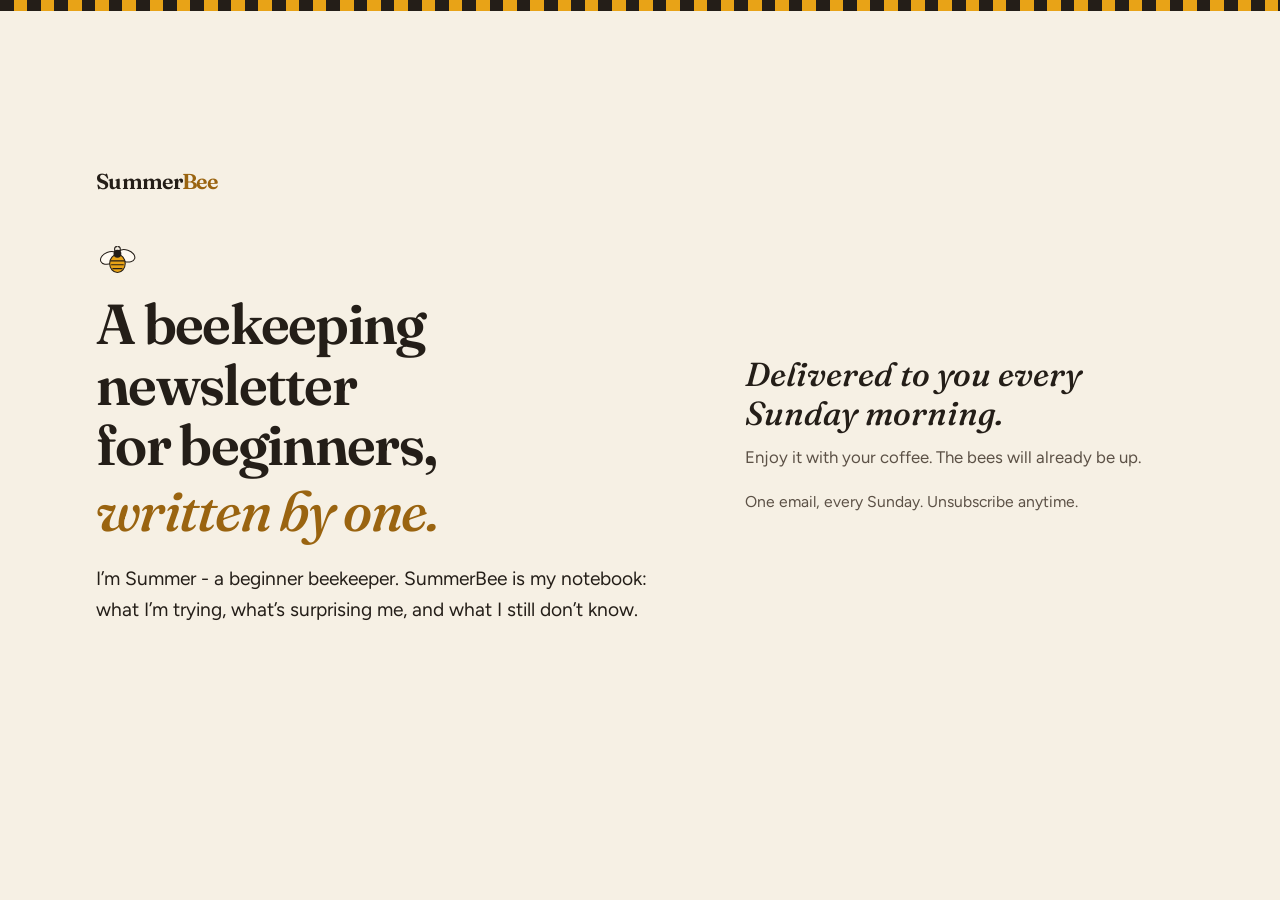
<file: index.html>
<!DOCTYPE html>
<html lang="en">
  <head>
    <meta charset="utf-8" />
    <meta name="viewport" content="width=device-width, initial-scale=1" />
    <title>SummerBee: A beekeeping newsletter for beginners, written by one.</title>
    <meta
      name="description"
      content="SummerBee: A Sunday newsletter from a beginner beekeeper. What I’m trying, what’s surprising me, and what I still don’t know."
    />
    <meta property="og:title" content="SummerBee: A beekeeping newsletter for beginners, written by one." />
    <meta
      property="og:description"
      content="SummerBee: A Sunday newsletter from a beginner beekeeper. What I’m trying, what’s surprising me, and what I still don’t know."
    />
    <meta property="og:type" content="website" />
    <meta property="og:image" content="og.png" />
    <meta property="og:image:width" content="1024" />
    <meta property="og:image:height" content="614" />
    <meta name="twitter:card" content="summary_large_image" />
    <meta name="twitter:title" content="SummerBee: A beekeeping newsletter for beginners, written by one." />
    <meta
      name="twitter:description"
      content="SummerBee: A Sunday newsletter from a beginner beekeeper. What I’m trying, what’s surprising me, and what I still don’t know."
    />
    <meta name="twitter:image" content="og.png" />
    <meta name="theme-color" content="#F6F0E4" />
    <link rel="icon" href="favicon.svg" type="image/svg+xml" />
    <link rel="preconnect" href="https://fonts.googleapis.com" />
    <link rel="preconnect" href="https://fonts.gstatic.com" crossorigin />
    <link
      href="https://fonts.googleapis.com/css2?family=Figtree:ital,wght@0,400;0,500;0,600;1,400&family=Fraunces:ital,opsz,wght@0,9..144,500;0,9..144,620;1,9..144,500&display=swap"
      rel="stylesheet"
    />
    <link rel="stylesheet" href="styles.css?v=7" />
  </head>
  <body>
    <div class="bee-band" aria-hidden="true"></div>

    <div class="screen">
    <header class="site-header">
      <a class="mark" href="#top">Summer<span>Bee</span></a>
    </header>

    <main id="top">
      <section class="hero">
        <div class="hero-copy">
          <p class="kicker">
            <svg class="bee" viewBox="0 0 64 52" aria-hidden="true">
              <ellipse class="wing wing-left" cx="22" cy="18" rx="14" ry="9" />
              <ellipse class="wing wing-right" cx="44" cy="16" rx="14" ry="9" />
              <ellipse class="body" cx="33" cy="30" rx="12" ry="14" />
              <path class="stripes" d="M23 26h20M24 32h18M26 38h14" />
              <circle class="head" cx="33" cy="15" r="6" />
              <path class="antenna" d="M29 11c-1-5 0-7 3-7M37 11c1-5 0-7-3-7" />
            </svg>
          </p>
          <h1>
            A beekeeping newsletter for beginners,
            <span>written by one.</span>
          </h1>
          <p class="lede">
            I’m Summer - a beginner beekeeper. SummerBee is my notebook:
            what I’m trying, what’s surprising me, and what I still don’t know.
          </p>
        </div>

        <aside class="hero-signup">
          <p class="sunday">Delivered to you every Sunday morning.</p>
          <p class="sunday-note">
            Enjoy it with your coffee. The bees will already be up.
          </p>
          <div class="signup">
            <script
              async
              src="https://subscribe-forms.beehiiv.com/v3/loader.js"
              data-beehiiv-form="5255af51-3033-4a86-acd0-6dc48c10647e"
            ></script>
          </div>
          <p class="reassurance">One email, every Sunday. Unsubscribe anytime.</p>
        </aside>
      </section>
    </main>
    </div>
  </body>
</html>
</file>
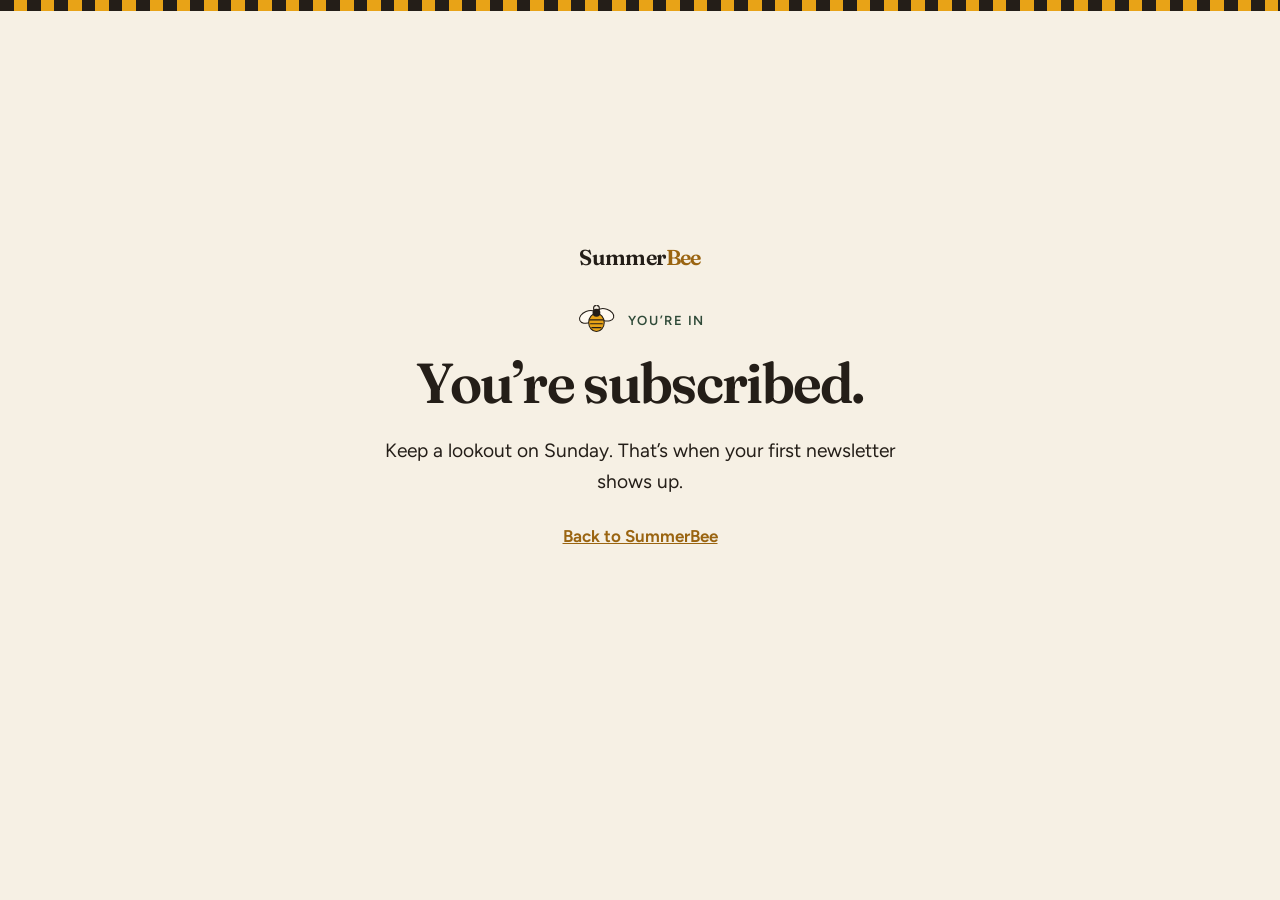
<file: subscribed/index.html>
<!DOCTYPE html>
<html lang="en">
  <head>
    <meta charset="utf-8" />
    <meta name="viewport" content="width=device-width, initial-scale=1" />
    <title>SummerBee: You’re subscribed.</title>
    <meta
      name="description"
      content="You’re subscribed. Keep a lookout on Sunday for your first SummerBee newsletter."
    />
    <meta name="robots" content="noindex" />
    <meta name="theme-color" content="#F6F0E4" />
    <link rel="icon" href="/favicon.svg" type="image/svg+xml" />
    <link rel="preconnect" href="https://fonts.googleapis.com" />
    <link rel="preconnect" href="https://fonts.gstatic.com" crossorigin />
    <link
      href="https://fonts.googleapis.com/css2?family=Figtree:ital,wght@0,400;0,500;0,600;1,400&family=Fraunces:ital,opsz,wght@0,9..144,500;0,9..144,620;1,9..144,500&display=swap"
      rel="stylesheet"
    />
    <link rel="stylesheet" href="/styles.css?v=7" />
  </head>
  <body class="page-subscribed">
    <div class="bee-band" aria-hidden="true"></div>

    <div class="screen">
      <header class="site-header">
        <a class="mark" href="/">Summer<span>Bee</span></a>
      </header>

      <main>
        <section class="subscribed">
          <p class="kicker">
            <svg class="bee" viewBox="0 0 64 52" aria-hidden="true">
              <ellipse class="wing wing-left" cx="22" cy="18" rx="14" ry="9" />
              <ellipse class="wing wing-right" cx="44" cy="16" rx="14" ry="9" />
              <ellipse class="body" cx="33" cy="30" rx="12" ry="14" />
              <path class="stripes" d="M23 26h20M24 32h18M26 38h14" />
              <circle class="head" cx="33" cy="15" r="6" />
              <path class="antenna" d="M29 11c-1-5 0-7 3-7M37 11c1-5 0-7-3-7" />
            </svg>
            You’re in
          </p>
          <h1>You’re subscribed.</h1>
          <p class="lede">
            Keep a lookout on Sunday. That’s when your first newsletter shows
            up.
          </p>
          <p class="subscribed-back">
            <a href="/">Back to SummerBee</a>
          </p>
        </section>
      </main>
    </div>
  </body>
</html>
</file>
<file: styles.css>
:root {
  --paper: #f6f0e4;
  --paper-raised: #fffaf1;
  --ink: #241e18;
  --ink-soft: #5c5146;
  --honey: #e8a317;
  --honey-deep: #9a6410;
  --sage: #2f4a38;
  --line: #e3d4bc;
  --shadow: #e7d3a4;
  --serif: "Fraunces", "Iowan Old Style", Palatino, Georgia, serif;
  --sans: "Figtree", "Avenir Next", "Segoe UI", sans-serif;
  --page: 68rem;
}

* {
  box-sizing: border-box;
}

html {
  height: 100%;
  scroll-behavior: smooth;
}

body {
  margin: 0;
  min-height: 100vh;
  min-height: 100dvh;
  display: flex;
  flex-direction: column;
  color: var(--ink);
  background: #f6f0e4;
  font-family: var(--sans);
  font-size: 1.0625rem;
  line-height: 1.6;
}

.bee-band {
  height: 0.7rem;
  background: repeating-linear-gradient(
    90deg,
    var(--ink) 0 0.85rem,
    var(--honey) 0.85rem 1.7rem
  );
}

.screen {
  flex: 1;
  display: flex;
  flex-direction: column;
  justify-content: center;
  justify-content: safe center;
  width: min(var(--page), calc(100% - 2.5rem));
  margin-inline: auto;
  padding-block: 1.5rem;
  transform: translateY(-40px);
}

.site-header {
  display: flex;
  align-items: center;
  justify-content: space-between;
  padding: 0 0 0.25rem;
}

.mark {
  margin: 0;
  color: var(--ink);
  font-family: var(--serif);
  font-size: 1.35rem;
  font-weight: 620;
  letter-spacing: -0.03em;
  text-decoration: none;
}

.mark span {
  color: var(--honey-deep);
}

.header-link {
  color: var(--ink-soft);
  font-size: 0.95rem;
  text-underline-offset: 0.2em;
}

.header-link:hover {
  color: var(--ink);
}

.hero {
  display: grid;
  grid-template-columns: minmax(0, 1.15fr) minmax(18rem, 0.85fr);
  gap: 3.5rem;
  align-items: center;
  padding: 2.5rem 0 2.5rem;
}

.kicker {
  display: flex;
  align-items: center;
  gap: 0.7rem;
  margin: 0 0 1rem;
  color: var(--sage);
  font-size: 0.82rem;
  font-weight: 600;
  letter-spacing: 0.12em;
  text-transform: uppercase;
}

.bee {
  width: 2.6rem;
  height: auto;
  flex: none;
}

.wing {
  fill: #fffaf1;
  stroke: var(--ink);
  stroke-width: 1.6;
}

.wing-left {
  transform: rotate(-22deg);
  transform-origin: 30px 24px;
  animation: flap-left 2.6s ease-in-out infinite;
}

.wing-right {
  transform: rotate(18deg);
  transform-origin: 38px 24px;
  animation: flap-right 2.6s ease-in-out infinite;
}

.body {
  fill: var(--honey);
  stroke: var(--ink);
  stroke-width: 1.6;
}

.stripes,
.antenna {
  fill: none;
  stroke: var(--ink);
  stroke-width: 1.8;
  stroke-linecap: round;
}

.head {
  fill: var(--ink);
}

h1,
h2,
h3 {
  font-family: var(--serif);
  font-weight: 620;
  letter-spacing: -0.03em;
  line-height: 1.05;
}

h1 {
  margin: 0;
  max-width: 12em;
  font-size: clamp(2.35rem, 4.4vw, 3.55rem);
  line-height: 1.08;
  text-wrap: balance;
}

h1 span {
  display: block;
  margin-top: 0.3rem;
  color: var(--honey-deep);
  font-style: italic;
  font-weight: 500;
}

.lede {
  max-width: 38rem;
  margin: 1.4rem 0 0;
  color: var(--ink);
  font-size: 1.2rem;
}

.subscribed {
  max-width: 34rem;
  margin-inline: auto;
  padding: 1.5rem 0 2.5rem;
  text-align: center;
}

.page-subscribed .site-header {
  justify-content: center;
}

.subscribed .kicker {
  justify-content: center;
}

.subscribed h1 {
  max-width: none;
}

.subscribed-back {
  margin: 1.6rem 0 0;
}

.subscribed-back a {
  color: var(--honey-deep);
  font-weight: 650;
}

.sunday {
  margin: 0;
  font-family: var(--serif);
  font-size: clamp(1.8rem, 2.6vw, 2.35rem);
  font-style: italic;
  font-weight: 500;
  line-height: 1.15;
}

.sunday-note {
  margin: 0.75rem 0 0;
  color: var(--ink-soft);
  font-size: 1.05rem;
}

.signup {
  margin-top: 1.15rem;
}

.signup iframe {
  width: 100% !important;
  max-width: 100%;
}

.reassurance {
  margin: 0.9rem 0 0;
  max-width: 34rem;
  color: var(--ink-soft);
  font-size: 0.98rem;
}

.inside,
.for-you {
  padding-bottom: 4.5rem;
}

h2 {
  margin: 0 0 1.4rem;
  font-size: clamp(2rem, 4vw, 2.7rem);
}

.notes {
  display: grid;
  grid-template-columns: repeat(3, minmax(0, 1fr));
  gap: 1.5rem;
  margin: 0;
  padding: 0;
  list-style: none;
  counter-reset: note;
}

.notes li {
  counter-increment: note;
  padding-top: 0.9rem;
  border-top: 2px solid var(--honey);
}

.notes li::before {
  content: counter(note, decimal-leading-zero);
  display: block;
  margin-bottom: 0.45rem;
  color: var(--honey-deep);
  font-family: var(--serif);
  font-size: 1.15rem;
  font-weight: 560;
}

.notes h3 {
  margin: 0 0 0.3rem;
  font-size: 1.45rem;
}

.notes p,
.promise p,
.for-you li,
.closer {
  margin: 0;
  color: var(--ink-soft);
}

.promise {
  display: grid;
  grid-template-columns: minmax(0, 1.5fr) minmax(12rem, 0.7fr);
  gap: 2rem 2.5rem;
  align-items: end;
  margin-bottom: 4.5rem;
  padding: 2rem 1.8rem 1.8rem;
  border: 1.5px solid var(--line);
  border-radius: 1.4rem;
  background:
    linear-gradient(180deg, rgba(255, 250, 241, 0.65), rgba(255, 250, 241, 0.2)),
    rgba(255, 248, 232, 0.72);
}

.promise .kicker {
  margin-bottom: 0.6rem;
}

.promise p + p {
  margin-top: 0.9rem;
}

.promise .promise-close {
  margin: 0;
  color: var(--ink);
  font-family: var(--serif);
  font-size: clamp(1.8rem, 3vw, 2.4rem);
  font-style: italic;
  font-weight: 500;
  line-height: 1.15;
}

.for-you ul {
  display: grid;
  grid-template-columns: repeat(3, minmax(0, 1fr));
  gap: 1.25rem;
  margin: 0;
  padding: 0;
  list-style: none;
}

.for-you li {
  position: relative;
  padding: 0.85rem 0.5rem 0 1.5rem;
  border-top: 2px solid var(--line);
}

.for-you li::before {
  content: "";
  position: absolute;
  left: 0;
  top: 1.15rem;
  width: 0.62rem;
  height: 0.62rem;
  background: var(--honey);
  clip-path: polygon(50% 0, 93% 25%, 93% 75%, 50% 100%, 7% 75%, 7% 25%);
}

.closer {
  margin-top: 1.4rem;
  color: var(--ink);
}

.closer a {
  color: var(--honey-deep);
  font-weight: 650;
}

.site-footer {
  padding: 0.5rem 0 2.5rem;
  color: var(--ink-soft);
}

.site-footer .mark {
  margin-bottom: 0.25rem;
}

.site-footer p:last-child {
  margin: 0;
  font-size: 0.95rem;
}

a:focus-visible {
  outline: 2px solid var(--ink);
  outline-offset: 3px;
}

::selection {
  background: #f3cb6b;
  color: var(--ink);
}

@keyframes flap-left {
  0%,
  100% {
    transform: rotate(-24deg);
  }
  50% {
    transform: rotate(-10deg);
  }
}

@keyframes flap-right {
  0%,
  100% {
    transform: rotate(20deg);
  }
  50% {
    transform: rotate(8deg);
  }
}

@media (max-width: 800px) {
  html {
    height: auto;
  }

  body {
    display: block;
    min-height: 0;
  }

  .screen {
    display: block;
    transform: none;
    padding-block: 1.25rem 2.5rem;
  }

  .hero,
  .promise,
  .notes,
  .for-you ul {
    grid-template-columns: 1fr;
  }

  .hero {
    gap: 2rem;
    padding-top: 1.8rem;
  }

  .hero-copy .kicker {
    display: block;
    letter-spacing: 0.08em;
  }

  .hero-copy .bee {
    display: block;
    margin-bottom: 0.45rem;
  }

  .promise .promise-close {
    max-width: 14ch;
  }
}

@media (prefers-reduced-motion: reduce) {
  html {
    scroll-behavior: auto;
  }

  .wing-left,
  .wing-right {
    animation: none;
  }
}
</file>
